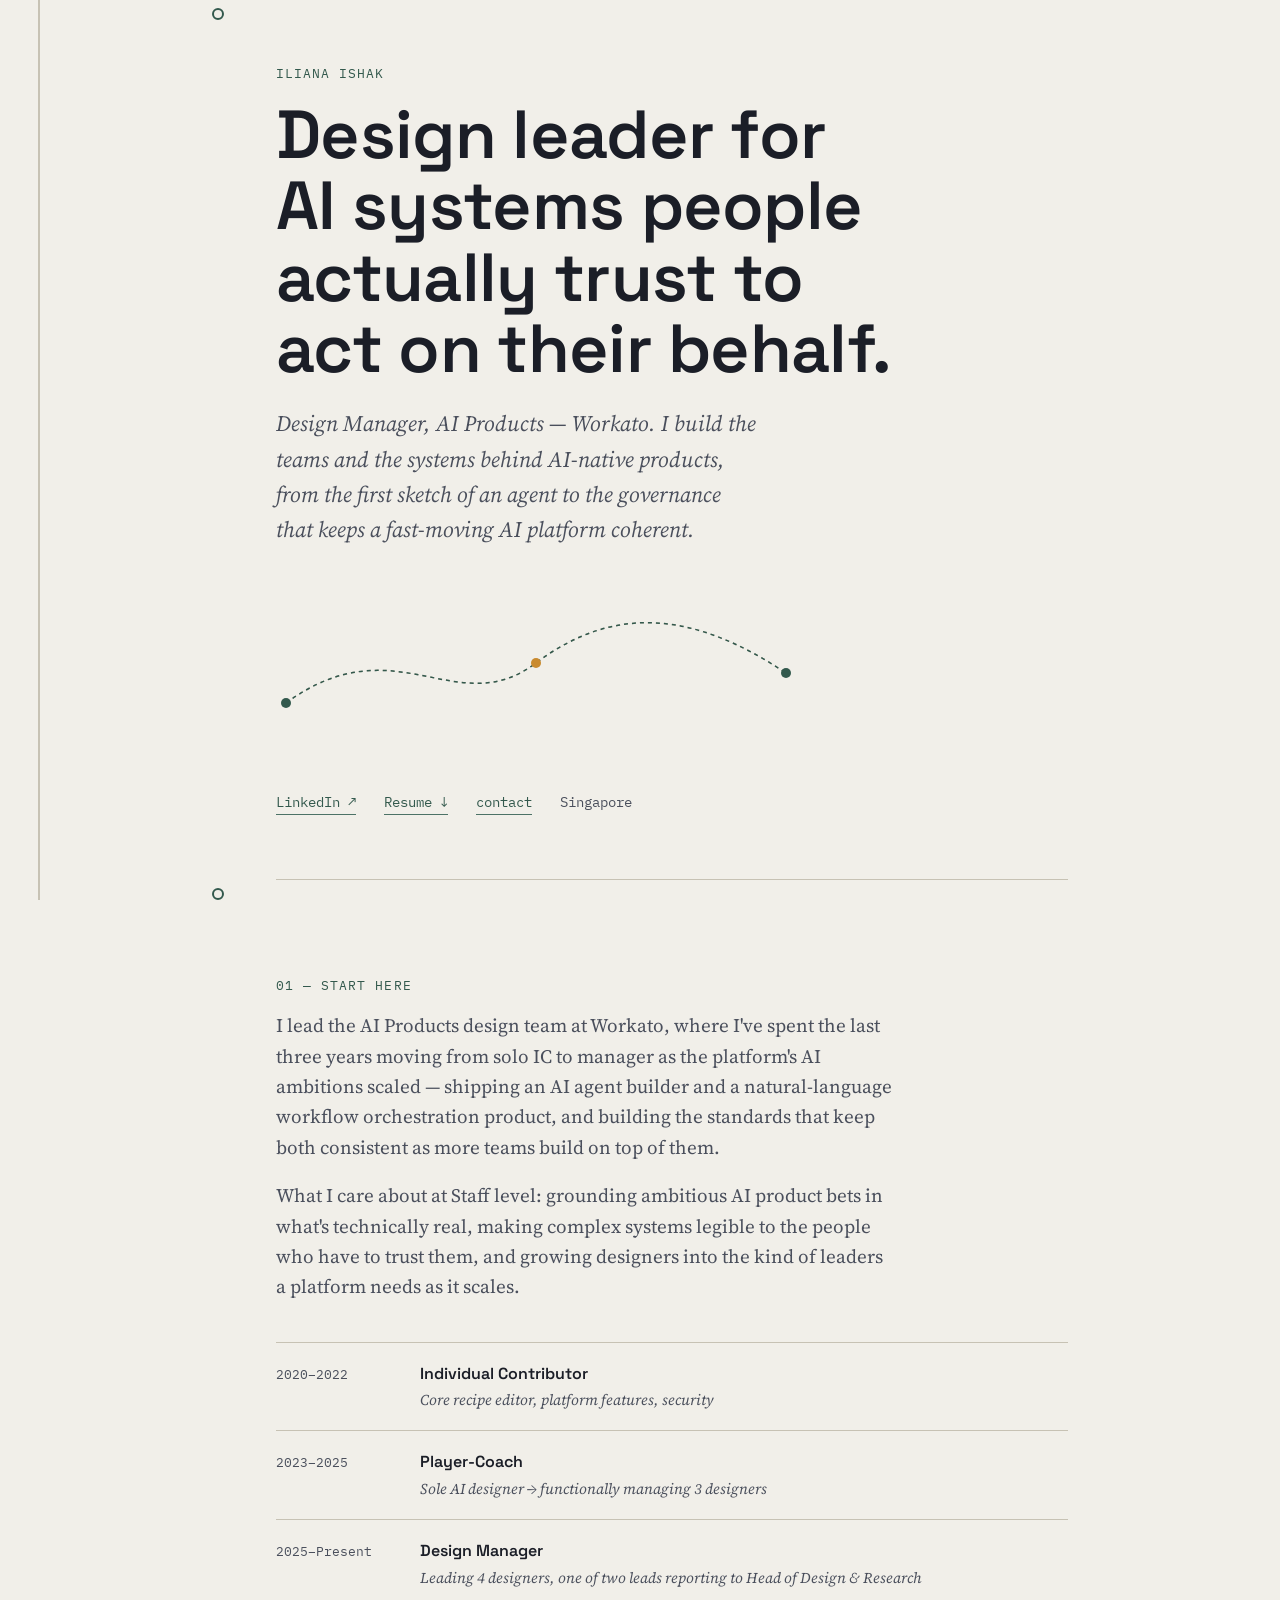
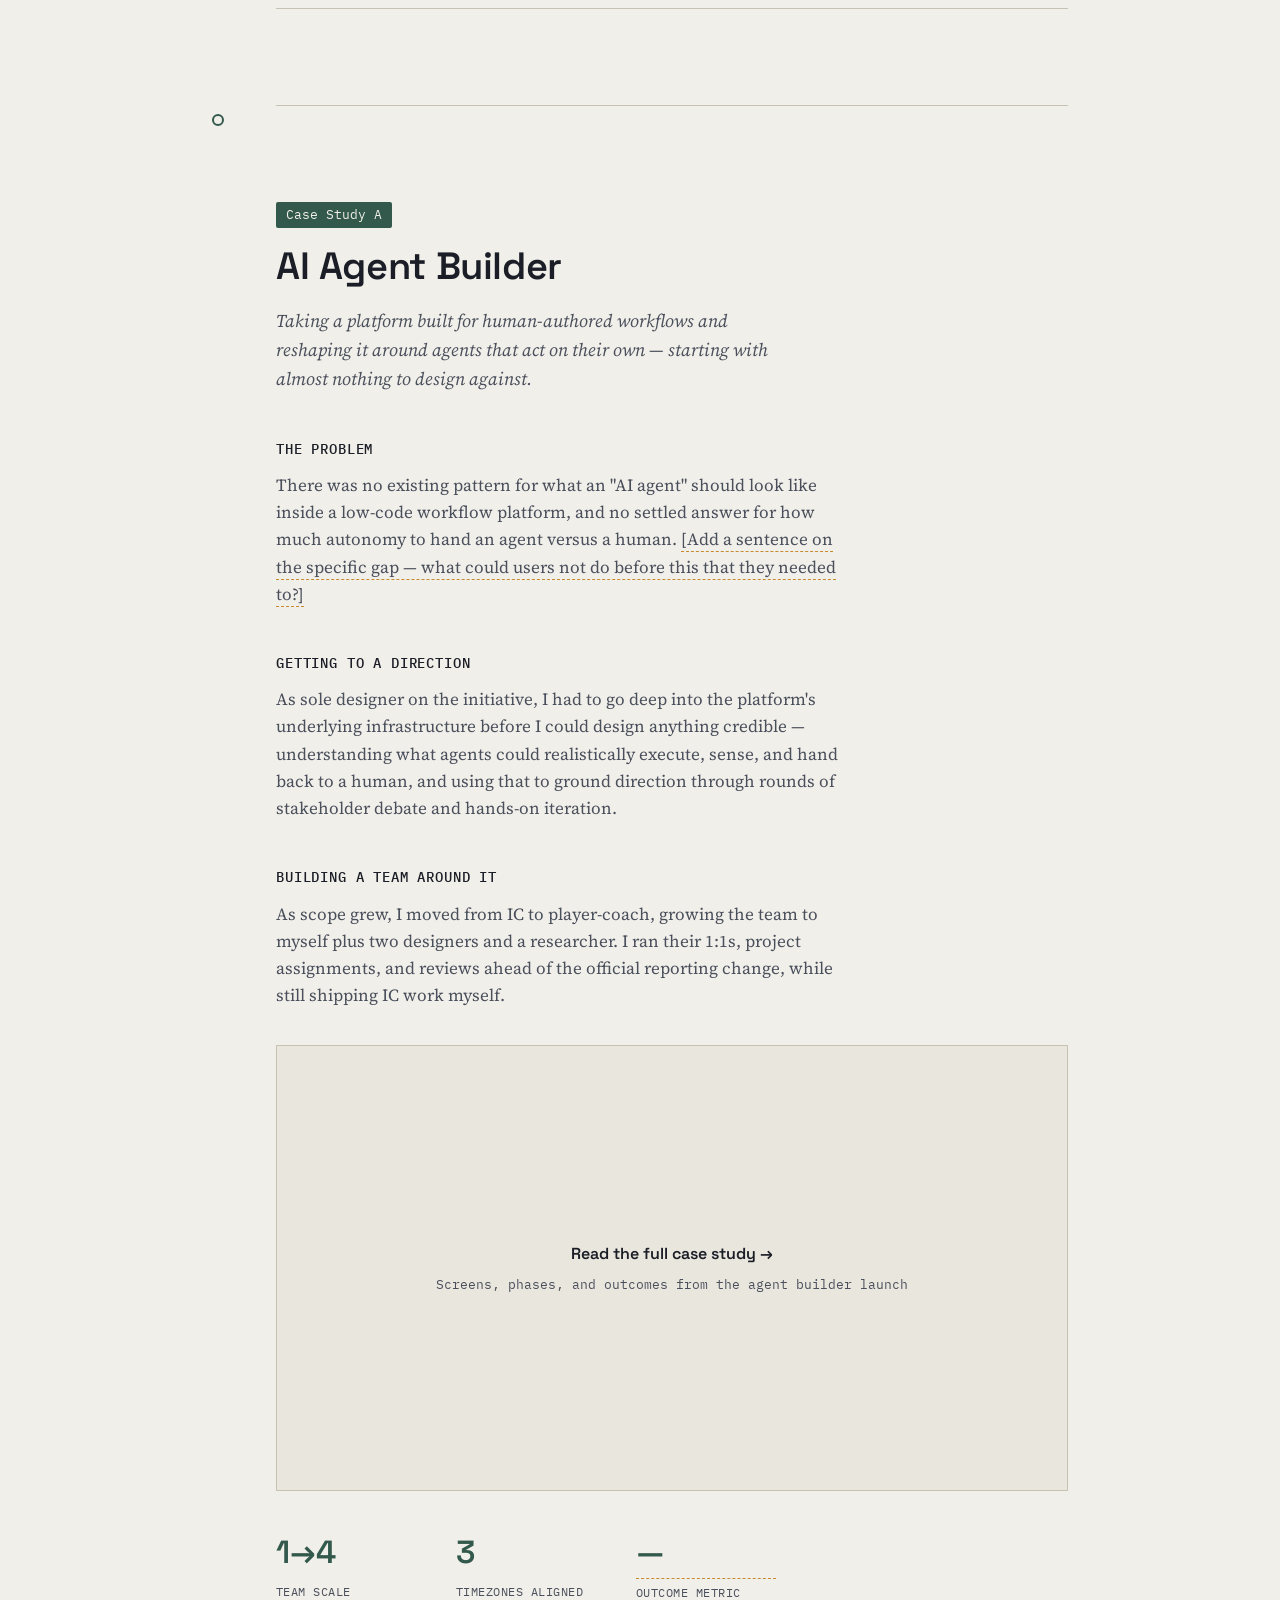
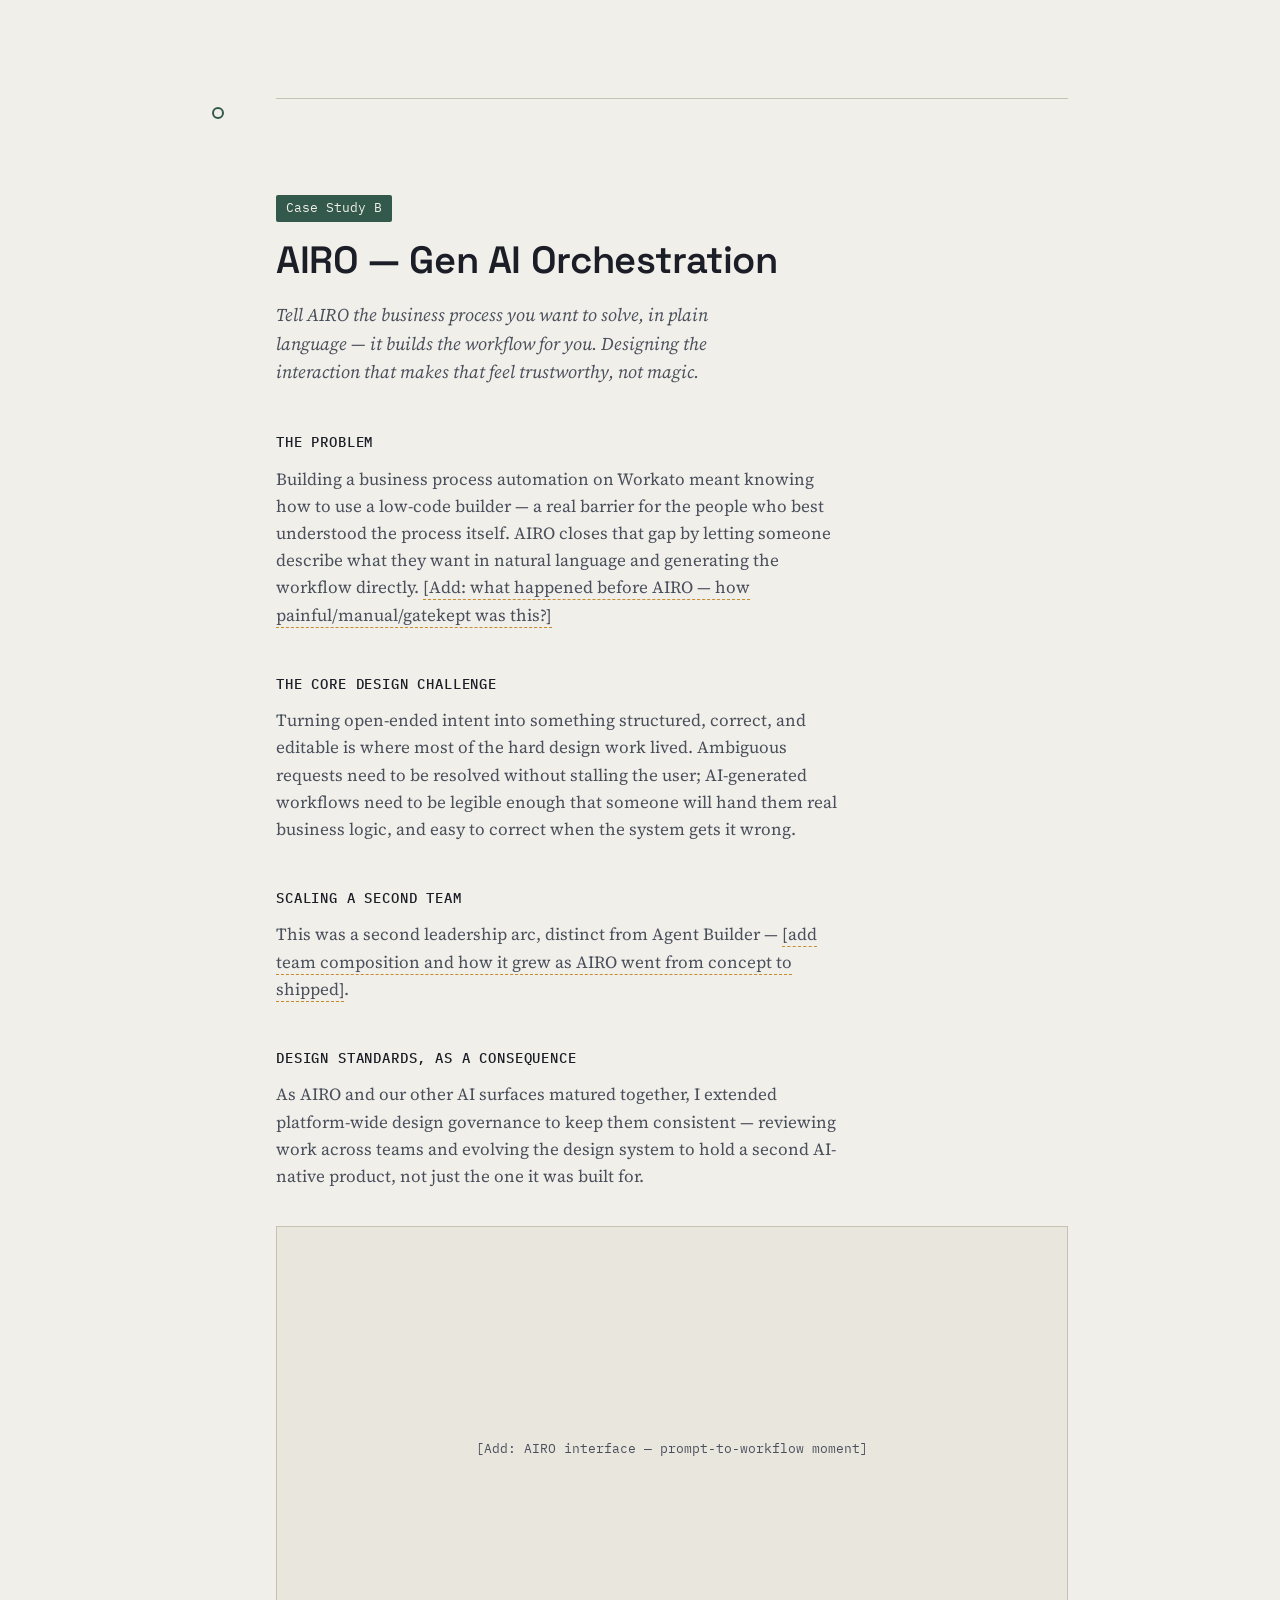
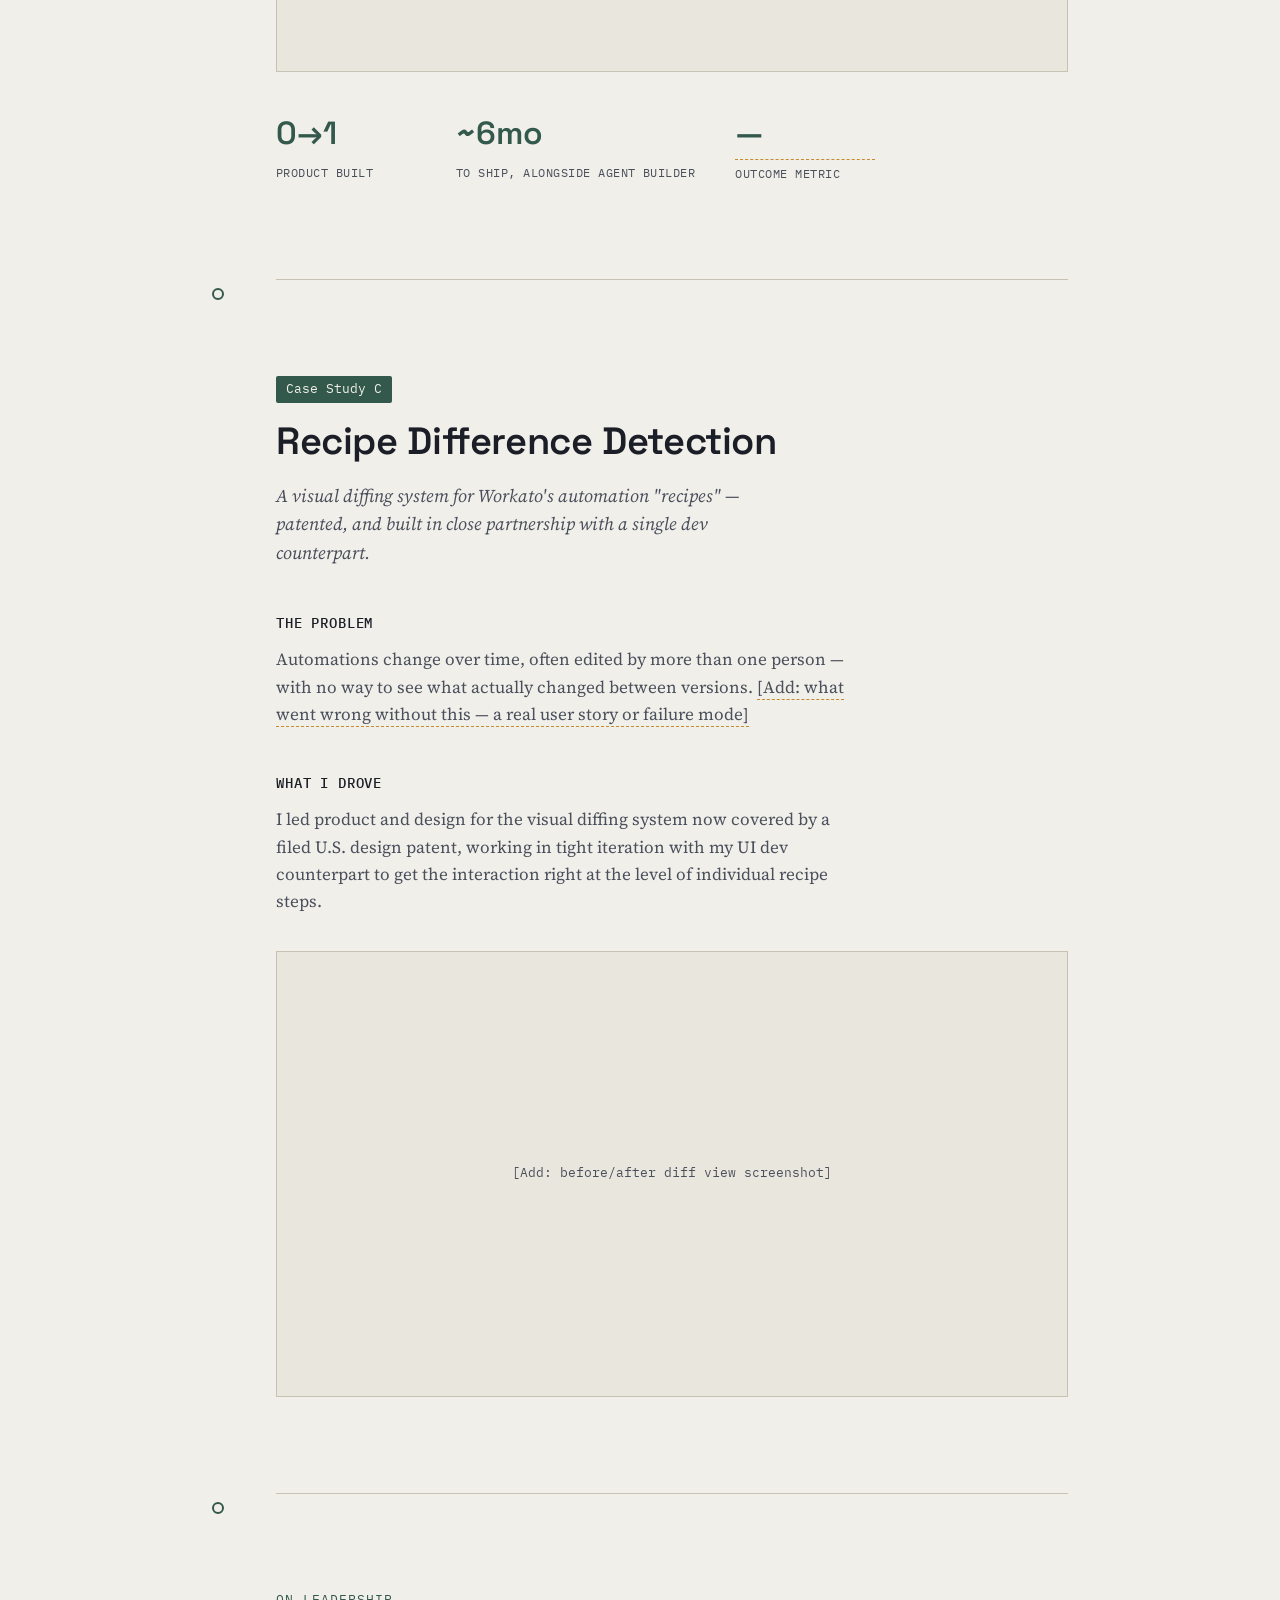
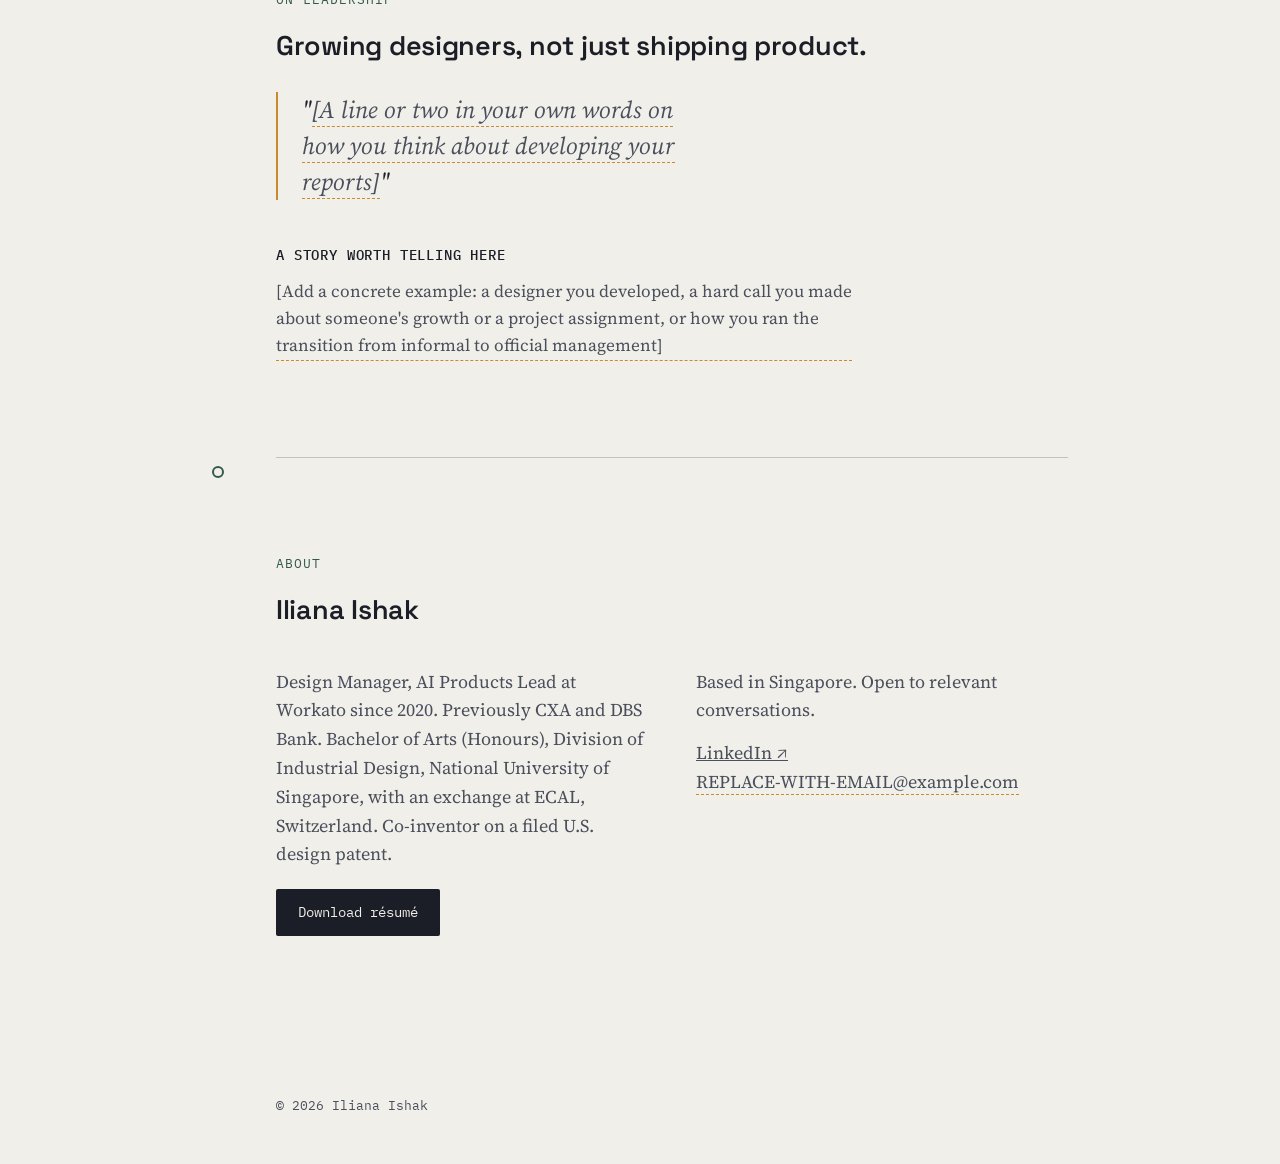
<file: portfolio_option_3.html>
<!DOCTYPE html>
<html lang="en">
<head>
<meta charset="UTF-8">
<meta name="viewport" content="width=device-width, initial-scale=1.0">
<title>Iliana Ishak — Product Design Leader</title>
<link rel="preconnect" href="https://fonts.googleapis.com">
<link rel="preconnect" href="https://fonts.gstatic.com" crossorigin>
<link href="https://fonts.googleapis.com/css2?family=Space+Grotesk:wght@400;500;600;700&family=Source+Serif+4:ital,opsz,wght@0,8..60,400;0,8..60,500;1,8..60,400&family=IBM+Plex+Mono:wght@400;500&display=swap" rel="stylesheet">
<style>
  :root{
    --paper:#F1EFE9;
    --paper-2:#E9E6DD;
    --ink:#1B1E27;
    --ink-soft:#4A4F5C;
    --line:#C7C2B4;
    --teal:#33594D;
    --teal-soft:#4C7266;
    --amber:#C98A2E;
    --mono: 'IBM Plex Mono', monospace;
    --display: 'Space Grotesk', sans-serif;
    --serif: 'Source Serif 4', serif;
  }
  *{box-sizing:border-box; margin:0; padding:0;}
  html{scroll-behavior:smooth;}
  body{
    background:var(--paper);
    color:var(--ink);
    font-family:var(--serif);
    font-size:18px;
    line-height:1.6;
    -webkit-font-smoothing:antialiased;
  }
  a{color:inherit;}
  ::selection{background:var(--amber); color:var(--paper);}

  /* Focus visibility */
  a:focus-visible, button:focus-visible{
    outline:2px solid var(--teal);
    outline-offset:3px;
  }

  .placeholder{
    border-bottom:1.5px dashed var(--amber);
    color:var(--ink-soft);
    cursor:help;
  }

  /* ---------- Spine / route-line ---------- */
  .spine{
    position:fixed;
    top:0; bottom:0; left:38px;
    width:2px;
    background:var(--line);
    z-index:1;
  }
  .spine-fill{
    position:absolute; top:0; left:0; width:100%;
    height:0%;
    background:var(--teal);
    transition:height .1s linear;
  }
  @media (max-width:820px){ .spine{display:none;} }

  .wrap{
    max-width:920px;
    margin:0 auto;
    padding:0 32px 0 96px;
    position:relative;
  }
  @media (max-width:820px){
    .wrap{padding:0 24px;}
  }

  .node{
    position:absolute;
    left:-64px;
    width:12px; height:12px;
    border-radius:50%;
    background:var(--paper);
    border:2px solid var(--teal);
    top:8px;
  }
  @media (max-width:820px){ .node{display:none;} }

  section{
    position:relative;
    padding:96px 0;
    border-bottom:1px solid var(--line);
  }
  section:last-of-type{border-bottom:none;}

  .eyebrow{
    font-family:var(--mono);
    font-size:13px;
    letter-spacing:.08em;
    text-transform:uppercase;
    color:var(--teal);
    margin-bottom:14px;
    display:block;
  }

  h1,h2,h3{
    font-family:var(--display);
    font-weight:600;
    letter-spacing:-0.01em;
    color:var(--ink);
  }

  /* ---------- Hero ---------- */
  .hero{
    min-height:92vh;
    display:flex;
    flex-direction:column;
    justify-content:center;
    padding-top:64px;
    padding-bottom:64px;
    border-bottom:1px solid var(--line);
  }
  .hero h1{
    font-size:clamp(40px, 6vw, 68px);
    line-height:1.05;
    max-width:14ch;
  }
  .hero .role{
    font-family:var(--serif);
    font-style:italic;
    font-size:clamp(18px,2.2vw,22px);
    color:var(--ink-soft);
    margin-top:22px;
    max-width:44ch;
  }
  .hero-meta{
    margin-top:48px;
    display:flex;
    gap:28px;
    flex-wrap:wrap;
    font-family:var(--mono);
    font-size:14px;
    color:var(--ink-soft);
  }
  .hero-meta a{ color:var(--teal); text-decoration:none; border-bottom:1px solid var(--teal-soft); }
  .hero-meta a:hover{ color:var(--amber); border-color:var(--amber); }

  .hero-diagram{
    margin-top:56px;
    width:100%;
    max-width:520px;
    height:auto;
  }
  .hero-diagram path{
    stroke-dasharray: 4 4;
    animation: dash 22s linear infinite;
  }
  @keyframes dash{ to{ stroke-dashoffset:-200; } }
  .hero-diagram circle{ animation: pulse 3.2s ease-in-out infinite; transform-origin:center; }
  .hero-diagram circle:nth-child(2){ animation-delay:.6s; }
  .hero-diagram circle:nth-child(3){ animation-delay:1.2s; }
  @keyframes pulse{ 0%,100%{ opacity:.55; } 50%{ opacity:1; } }

  @media (prefers-reduced-motion: reduce){
    .hero-diagram path, .hero-diagram circle{ animation:none !important; }
    html{ scroll-behavior:auto; }
  }

  /* ---------- Intro ---------- */
  .intro p{ max-width:62ch; font-size:19px; color:var(--ink-soft); }
  .intro p + p{ margin-top:18px; }

  /* ---------- Timeline ---------- */
  .timeline{
    margin-top:40px;
    display:flex;
    flex-direction:column;
    gap:0;
  }
  .timeline-row{
    display:grid;
    grid-template-columns:120px 1fr;
    gap:24px;
    padding:18px 0;
    border-top:1px solid var(--line);
    align-items:baseline;
  }
  .timeline-row:last-child{ border-bottom:1px solid var(--line); }
  .timeline-row .t-date{
    font-family:var(--mono); font-size:13px; color:var(--ink-soft);
  }
  .timeline-row .t-role{ font-family:var(--display); font-weight:600; font-size:16px;}
  .timeline-row .t-role span{
    display:block; font-family:var(--serif); font-weight:400; font-style:italic;
    color:var(--ink-soft); font-size:15px; margin-top:2px;
  }
  @media (max-width:600px){
    .timeline-row{ grid-template-columns:1fr; gap:4px; }
  }

  /* ---------- Case studies ---------- */
  .cs-header{ display:flex; align-items:baseline; gap:16px; flex-wrap:wrap; margin-bottom:8px;}
  .cs-tag{
    font-family:var(--mono); font-size:13px; color:var(--paper);
    background:var(--teal); padding:3px 10px; border-radius:2px;
  }
  h2.cs-title{ font-size:clamp(28px,4vw,38px); margin-top:6px; }
  .cs-sub{ font-family:var(--serif); font-style:italic; color:var(--ink-soft); font-size:18px; margin-top:10px; max-width:56ch;}

  .cs-block{ margin-top:44px; }
  .cs-block h3{
    font-family:var(--mono); font-size:14px; text-transform:uppercase; letter-spacing:.06em;
    color:var(--ink); margin-bottom:12px; font-weight:500;
  }
  .cs-block p{ max-width:64ch; color:var(--ink-soft); font-size:17px; }
  .cs-block p + p{ margin-top:14px; }

  .stat-row{
    display:flex; gap:40px; flex-wrap:wrap; margin-top:36px;
  }
  .stat{ min-width:140px; }
  .stat .num{ font-family:var(--display); font-size:32px; font-weight:600; color:var(--teal); }
  .stat .lbl{ font-family:var(--mono); font-size:12px; color:var(--ink-soft); margin-top:4px; text-transform:uppercase; letter-spacing:.04em;}

  .figure{
    margin-top:36px;
    border:1px solid var(--line);
    background:var(--paper-2);
    aspect-ratio:16/9;
    display:flex;
    align-items:center;
    justify-content:center;
    font-family:var(--mono);
    font-size:13px;
    color:var(--ink-soft);
    text-align:center;
    padding:20px;
  }

  /* ---------- Leadership ---------- */
  .lead-quote{
    font-family:var(--serif); font-style:italic; font-size:24px; line-height:1.5;
    max-width:34ch; color:var(--ink); margin-top:24px;
    border-left:2px solid var(--amber); padding-left:24px;
  }

  /* ---------- About / footer ---------- */
  .about-grid{
    display:grid; grid-template-columns:1fr 1fr; gap:48px; margin-top:36px;
  }
  @media (max-width:600px){ .about-grid{ grid-template-columns:1fr; } }
  .about-grid p{ color:var(--ink-soft); }
  .btn{
    display:inline-block; margin-top:20px;
    font-family:var(--mono); font-size:14px; text-decoration:none;
    color:var(--paper); background:var(--ink); padding:12px 22px; border-radius:2px;
    transition:background .15s ease;
  }
  .btn:hover{ background:var(--teal); }

  footer{
    padding:64px 0 48px;
    font-family:var(--mono); font-size:13px; color:var(--ink-soft);
  }
</style>
</head>
<body>

<div class="spine"><div class="spine-fill" id="spineFill"></div></div>

<div class="wrap">

  <!-- HERO -->
  <section class="hero">
    <div class="node"></div>
    <span class="eyebrow">Iliana Ishak</span>
    <h1>Design leader for AI systems people actually trust to act on their behalf.</h1>
    <p class="role">Design Manager, AI Products — Workato. I build the teams and the systems behind AI-native products, from the first sketch of an agent to the governance that keeps a fast-moving AI platform coherent.</p>

    <svg class="hero-diagram" viewBox="0 0 520 140" fill="none" xmlns="http://www.w3.org/2000/svg" aria-hidden="true">
      <path d="M10 100 C 120 20, 180 120, 260 60 S 420 10, 510 70" stroke="#C7C2B4" stroke-width="1.5"/>
      <path d="M10 100 C 120 20, 180 120, 260 60 S 420 10, 510 70" stroke="#33594D" stroke-width="1.5"/>
      <circle cx="10" cy="100" r="5" fill="#33594D"/>
      <circle cx="260" cy="60" r="5" fill="#C98A2E"/>
      <circle cx="510" cy="70" r="5" fill="#33594D"/>
    </svg>

    <div class="hero-meta">
      <a href="https://www.linkedin.com/in/ilianaishak" target="_blank">LinkedIn ↗</a>
      <a href="#about">Resume ↓</a>
      <a href="mailto:REPLACE-WITH-EMAIL@example.com" class="placeholder" title="Add your email">contact</a>
      <span>Singapore</span>
    </div>
  </section>

  <!-- INTRO -->
  <section class="intro">
    <div class="node"></div>
    <span class="eyebrow">01 — Start here</span>
    <p>I lead the AI Products design team at Workato, where I've spent the last three years moving from solo IC to manager as the platform's AI ambitions scaled — shipping an AI agent builder and a natural-language workflow orchestration product, and building the standards that keep both consistent as more teams build on top of them.</p>
    <p>What I care about at Staff level: grounding ambitious AI product bets in what's technically real, making complex systems legible to the people who have to trust them, and growing designers into the kind of leaders a platform needs as it scales.</p>

    <div class="timeline">
      <div class="timeline-row">
        <div class="t-date">2020–2022</div>
        <div class="t-role">Individual Contributor<span>Core recipe editor, platform features, security</span></div>
      </div>
      <div class="timeline-row">
        <div class="t-date">2023–2025</div>
        <div class="t-role">Player-Coach<span>Sole AI designer → functionally managing 3 designers</span></div>
      </div>
      <div class="timeline-row">
        <div class="t-date">2025–Present</div>
        <div class="t-role">Design Manager<span>Leading 4 designers, one of two leads reporting to Head of Design & Research</span></div>
      </div>
    </div>
  </section>

  <!-- CASE STUDY A -->
  <section id="case-a">
    <div class="node"></div>
    <div class="cs-header">
      <span class="cs-tag">Case Study A</span>
    </div>
    <h2 class="cs-title">AI Agent Builder</h2>
    <p class="cs-sub">Taking a platform built for human-authored workflows and reshaping it around agents that act on their own — starting with almost nothing to design against.</p>

    <div class="cs-block">
      <h3>The problem</h3>
      <p>There was no existing pattern for what an "AI agent" should look like inside a low-code workflow platform, and no settled answer for how much autonomy to hand an agent versus a human. <span class="placeholder" title="Add specifics">[Add a sentence on the specific gap — what could users not do before this that they needed to?]</span></p>
    </div>

    <div class="cs-block">
      <h3>Getting to a direction</h3>
      <p>As sole designer on the initiative, I had to go deep into the platform's underlying infrastructure before I could design anything credible — understanding what agents could realistically execute, sense, and hand back to a human, and using that to ground direction through rounds of stakeholder debate and hands-on iteration.</p>
    </div>

    <div class="cs-block">
      <h3>Building a team around it</h3>
      <p>As scope grew, I moved from IC to player-coach, growing the team to myself plus two designers and a researcher. I ran their 1:1s, project assignments, and reviews ahead of the official reporting change, while still shipping IC work myself.</p>
    </div>

    <a href="case-study-agent-builder.html" class="figure" style="text-decoration:none; flex-direction:column; gap:8px;">
      <span style="font-family:var(--display); font-weight:600; font-size:16px; color:var(--ink);">Read the full case study →</span>
      <span>Screens, phases, and outcomes from the agent builder launch</span>
    </a>

    <div class="stat-row">
      <div class="stat"><div class="num">1→4</div><div class="lbl">Team scale</div></div>
      <div class="stat"><div class="num">3</div><div class="lbl">Timezones aligned</div></div>
      <div class="stat"><div class="num placeholder" title="Add an outcome metric">—</div><div class="lbl">Outcome metric</div></div>
    </div>
  </section>

  <!-- CASE STUDY B -->
  <section id="case-b">
    <div class="node"></div>
    <div class="cs-header">
      <span class="cs-tag">Case Study B</span>
    </div>
    <h2 class="cs-title">AIRO — Gen AI Orchestration</h2>
    <p class="cs-sub">Tell AIRO the business process you want to solve, in plain language — it builds the workflow for you. Designing the interaction that makes that feel trustworthy, not magic.</p>

    <div class="cs-block">
      <h3>The problem</h3>
      <p>Building a business process automation on Workato meant knowing how to use a low-code builder — a real barrier for the people who best understood the process itself. AIRO closes that gap by letting someone describe what they want in natural language and generating the workflow directly. <span class="placeholder" title="Add specifics">[Add: what happened before AIRO — how painful/manual/gatekept was this?]</span></p>
    </div>

    <div class="cs-block">
      <h3>The core design challenge</h3>
      <p>Turning open-ended intent into something structured, correct, and editable is where most of the hard design work lived. Ambiguous requests need to be resolved without stalling the user; AI-generated workflows need to be legible enough that someone will hand them real business logic, and easy to correct when the system gets it wrong.</p>
    </div>

    <div class="cs-block">
      <h3>Scaling a second team</h3>
      <p>This was a second leadership arc, distinct from Agent Builder — <span class="placeholder" title="Add team composition for AIRO specifically">[add team composition and how it grew as AIRO went from concept to shipped]</span>.</p>
    </div>

    <div class="cs-block">
      <h3>Design standards, as a consequence</h3>
      <p>As AIRO and our other AI surfaces matured together, I extended platform-wide design governance to keep them consistent — reviewing work across teams and evolving the design system to hold a second AI-native product, not just the one it was built for.</p>
    </div>

    <div class="figure">[Add: AIRO interface — prompt-to-workflow moment]</div>

    <div class="stat-row">
      <div class="stat"><div class="num">0→1</div><div class="lbl">Product built</div></div>
      <div class="stat"><div class="num">~6mo</div><div class="lbl">To ship, alongside Agent Builder</div></div>
      <div class="stat"><div class="num placeholder" title="Add an outcome metric">—</div><div class="lbl">Outcome metric</div></div>
    </div>
  </section>

  <!-- CASE STUDY C -->
  <section id="case-c">
    <div class="node"></div>
    <div class="cs-header">
      <span class="cs-tag">Case Study C</span>
    </div>
    <h2 class="cs-title">Recipe Difference Detection</h2>
    <p class="cs-sub">A visual diffing system for Workato's automation "recipes" — patented, and built in close partnership with a single dev counterpart.</p>

    <div class="cs-block">
      <h3>The problem</h3>
      <p>Automations change over time, often edited by more than one person — with no way to see what actually changed between versions. <span class="placeholder" title="Add specifics">[Add: what went wrong without this — a real user story or failure mode]</span></p>
    </div>

    <div class="cs-block">
      <h3>What I drove</h3>
      <p>I led product and design for the visual diffing system now covered by a filed U.S. design patent, working in tight iteration with my UI dev counterpart to get the interaction right at the level of individual recipe steps.</p>
    </div>

    <div class="figure">[Add: before/after diff view screenshot]</div>
  </section>

  <!-- LEADERSHIP -->
  <section id="leadership">
    <div class="node"></div>
    <span class="eyebrow">On leadership</span>
    <h2>Growing designers, not just shipping product.</h2>
    <p class="lead-quote">"<span class="placeholder" title="Add your actual management philosophy in your own words">[A line or two in your own words on how you think about developing your reports]</span>"</p>
    <div class="cs-block">
      <h3>A story worth telling here</h3>
      <p class="placeholder" title="Add a concrete example">[Add a concrete example: a designer you developed, a hard call you made about someone's growth or a project assignment, or how you ran the transition from informal to official management]</p>
    </div>
  </section>

  <!-- ABOUT -->
  <section id="about">
    <div class="node"></div>
    <span class="eyebrow">About</span>
    <h2>Iliana Ishak</h2>
    <div class="about-grid">
      <div>
        <p>Design Manager, AI Products Lead at Workato since 2020. Previously CXA and DBS Bank. Bachelor of Arts (Honours), Division of Industrial Design, National University of Singapore, with an exchange at ECAL, Switzerland. Co-inventor on a filed U.S. design patent.</p>
        <a class="btn" href="REPLACE-WITH-RESUME-LINK.pdf">Download résumé</a>
      </div>
      <div>
        <p>Based in Singapore. Open to relevant conversations.</p>
        <p style="margin-top:14px;">
          <a href="https://www.linkedin.com/in/ilianaishak" target="_blank" style="text-decoration:underline;">LinkedIn ↗</a><br>
          <a href="mailto:REPLACE-WITH-EMAIL@example.com" class="placeholder" title="Add your email" style="text-decoration:none;">REPLACE-WITH-EMAIL@example.com</a>
        </p>
      </div>
    </div>
  </section>

  <footer>
    © 2026 Iliana Ishak
  </footer>

</div>

<script>
  const fill = document.getElementById('spineFill');
  function updateSpine(){
    const h = document.documentElement;
    const scrolled = (h.scrollTop) / (h.scrollHeight - h.clientHeight) * 100;
    if(fill) fill.style.height = Math.min(100, Math.max(0, scrolled)) + '%';
  }
  document.addEventListener('scroll', updateSpine, {passive:true});
  updateSpine();
</script>

</body>
</html>
</file>
